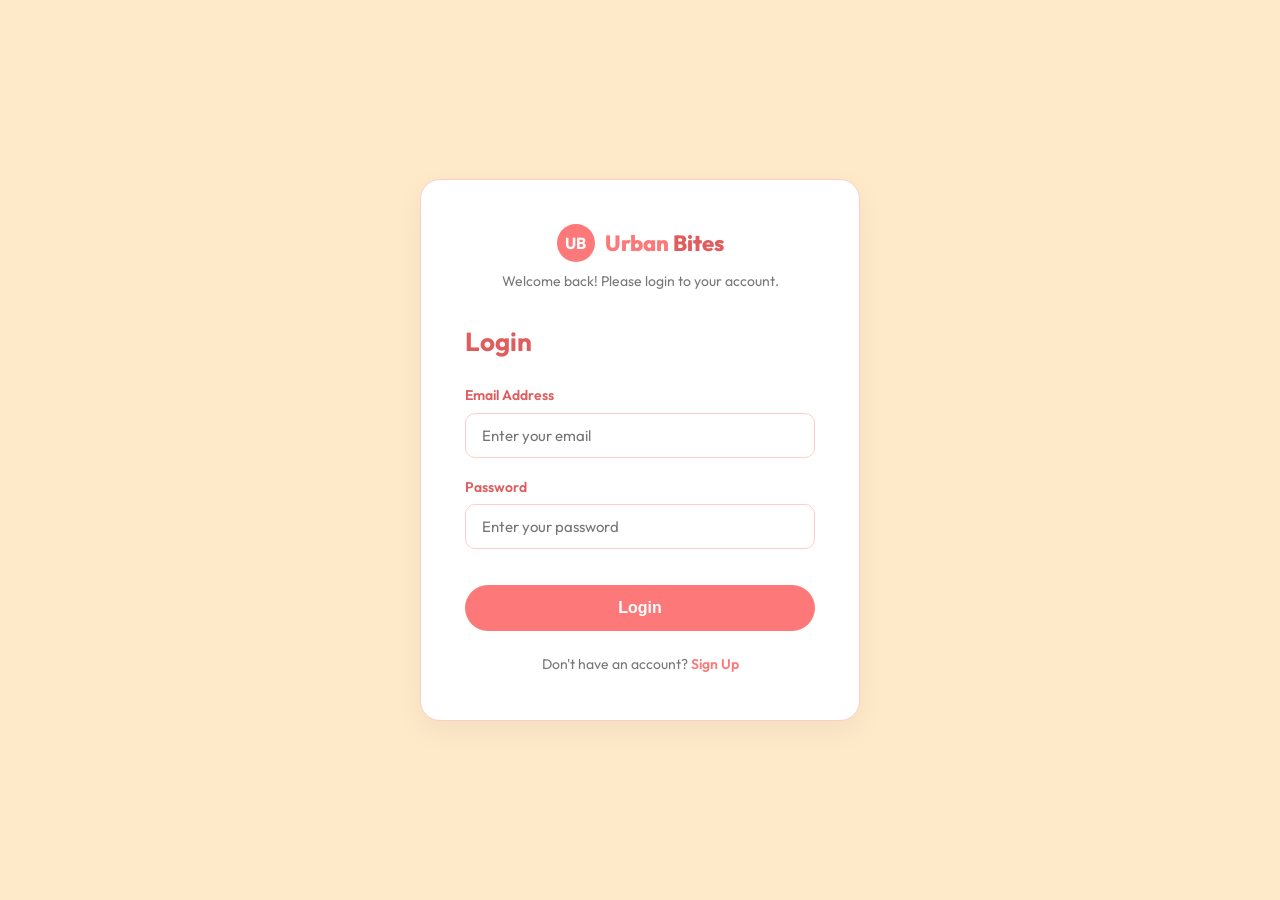
<file: login.html>
<!DOCTYPE html>
<html lang="en">
<head>
  <meta charset="UTF-8">
  <meta name="viewport" content="width=device-width, initial-scale=1.0">
  <title>Urban Bites - Login</title>
  <link rel="stylesheet" href="style.css">
</head>
<body>
  <div class="auth-page">
    <div class="auth-box">
      <div class="auth-brand">
        <div class="auth-logo-circle">UB</div>
        <div class="auth-logo">Urban <span>Bites</span></div>
      </div>
      <p class="auth-subtitle">Welcome back! Please login to your account.</p>
      <h2>Login</h2>
      <form id="loginForm">
        <div class="auth-form-group">
          <label>Email Address</label>
          <input type="email" id="loginEmail" placeholder="Enter your email">
          <div class="auth-error" id="loginEmailErr">Valid email is required</div>
        </div>
        <div class="auth-form-group">
          <label>Password</label>
          <input type="password" id="loginPassword" placeholder="Enter your password">
          <div class="auth-error" id="loginPassErr">Password must be at least 6 characters</div>
        </div>
        <button type="submit" class="auth-btn">Login</button>
      </form>
      <div class="auth-switch">Don't have an account? <a href="signup.html">Sign Up</a></div>
    </div>
  </div>
  <script src="productsdata.js"></script>
  <script src="app.js"></script>
</body>
</html>
</file>
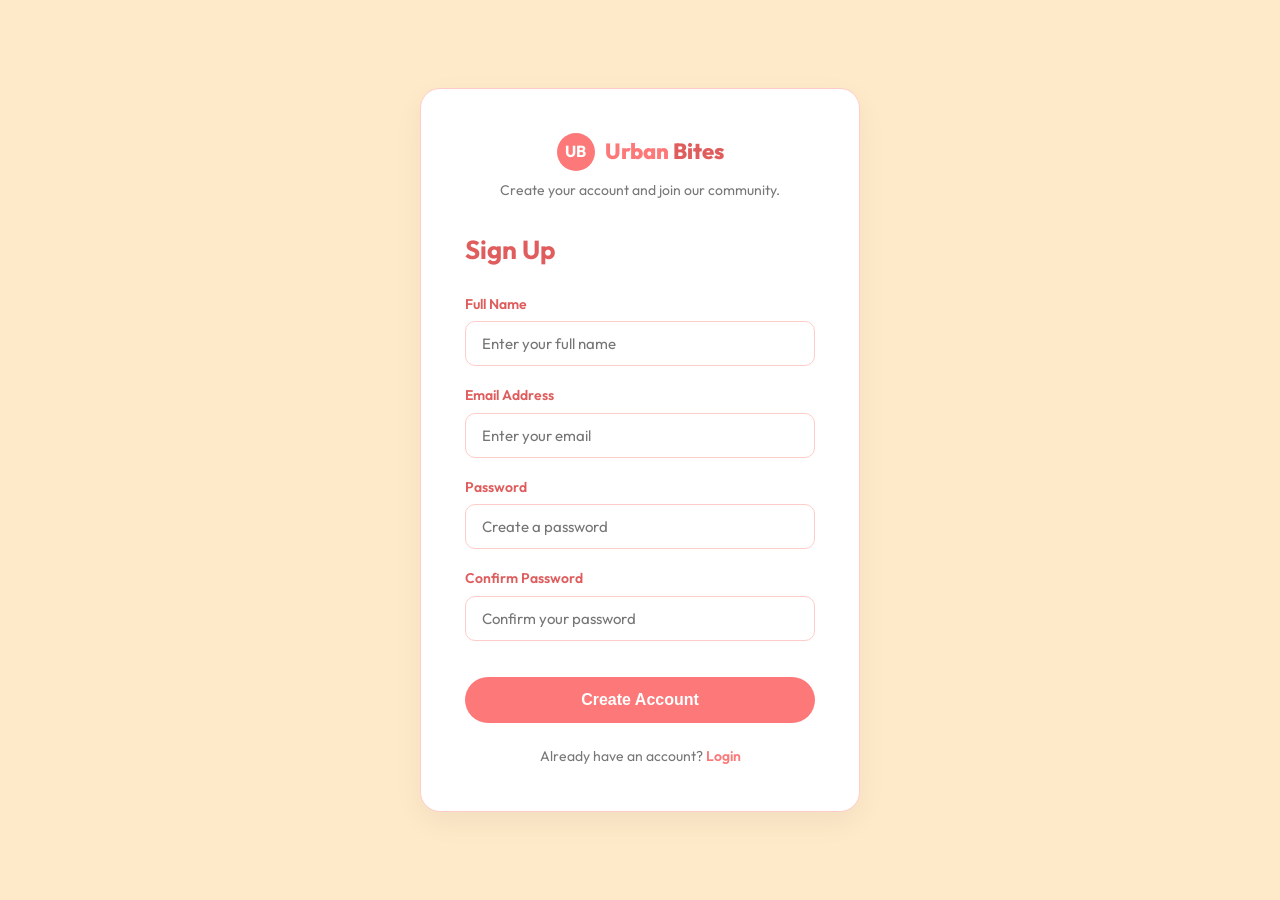
<file: signup.html>
<!DOCTYPE html>
<html lang="en">
<head>
  <meta charset="UTF-8">
  <meta name="viewport" content="width=device-width, initial-scale=1.0">
  <title>Urban Bites - Sign Up</title>
  <link rel="stylesheet" href="style.css">
</head>
<body>
  <div class="auth-page">
    <div class="auth-box">
      <div class="auth-brand">
        <div class="auth-logo-circle">UB</div>
        <div class="auth-logo">Urban <span>Bites</span></div>
      </div>
      <p class="auth-subtitle">Create your account and join our community.</p>
      <h2>Sign Up</h2>
      <form id="signupForm">
        <div class="auth-form-group">
          <label>Full Name</label>
          <input type="text" id="signupName" placeholder="Enter your full name">
          <div class="auth-error" id="signupNameErr">Name must be at least 3 characters</div>
        </div>
        <div class="auth-form-group">
          <label>Email Address</label>
          <input type="email" id="signupEmail" placeholder="Enter your email">
          <div class="auth-error" id="signupEmailErr">Valid email is required</div>
        </div>
        <div class="auth-form-group">
          <label>Password</label>
          <input type="password" id="signupPassword" placeholder="Create a password">
          <div class="auth-error" id="signupPassErr">Password must be at least 6 characters</div>
        </div>
        <div class="auth-form-group">
          <label>Confirm Password</label>
          <input type="password" id="signupConfirm" placeholder="Confirm your password">
          <div class="auth-error" id="signupConfirmErr">Passwords do not match</div>
        </div>
        <button type="submit" class="auth-btn">Create Account</button>
      </form>
      <div class="auth-switch">Already have an account? <a href="login.html">Login</a></div>
    </div>
  </div>
  <script src="productsdata.js"></script>
  <script src="app.js"></script>
</body>
</html>
</file>
<file: style.css>
@import url('https://fonts.googleapis.com/css2?family=Outfit:wght@300;400;500;600;700;800&display=swap');

* {
  margin: 0;
  padding: 0;
  box-sizing: border-box;
}

:root {
  --bg:           #FEEAC9;
  --primary:      #FD7979;
  --primary2:     #E05D5D;
  --accent:       #FDACAC;
  --accent-light: #FFCDC9;
  --text:         #333333;
  --text-light:   #777777;
  --white:        #ffffff;
  --border:       #FFCDC9;
}

html {
  scroll-behavior: smooth;
}

body {
  font-family: 'Outfit', sans-serif;
  background-color: var(--bg);
  color: var(--text);
  font-size: 16px;
  line-height: 1.6;
  overflow-x: hidden;
}

a {
  text-decoration: none;
  color: inherit;
}

img {
  max-width: 100%;
  display: block;
}

.navbar {
  background-color: var(--white);
  padding: 18px 60px;
  display: flex;
  align-items: center;
  justify-content: space-between;
  box-shadow: 0 2px 10px rgba(0, 0, 0, 0.08);
  position: sticky;
  top: 0;
  z-index: 1000;
}

.navbar-brand {
  display: flex;
  align-items: center;
  gap: 12px;
}

.navbar-logo-circle {
  width: 42px;
  height: 42px;
  border-radius: 50%;
  background-color: var(--primary);
  color: var(--white);
  display: flex;
  align-items: center;
  justify-content: center;
  font-weight: 700;
  font-size: 16px;
}

.navbar-logo {
  font-size: 24px;
  font-weight: 800;
  color: var(--primary);
  letter-spacing: 1px;
}

.navbar-logo span {
  color: var(--primary2);
}

.navbar-links {
  display: flex;
  align-items: center;
  gap: 35px;
  list-style: none;
}

.navbar-links a {
  font-size: 15px;
  font-weight: 500;
  color: var(--text);
  transition: color 0.3s ease;
}

.navbar-links a:hover,
.navbar-links a.active {
  color: var(--primary);
}

.navbar-right {
  display: flex;
  align-items: center;
  gap: 15px;
}

.navbar-btn {
  background-color: var(--primary);
  color: var(--white);
  padding: 10px 24px;
  border-radius: 50px;
  font-size: 14px;
  font-weight: 600;
  border: none;
  cursor: pointer;
  transition: background 0.3s ease;
}

.navbar-btn:hover {
  background-color: var(--primary2);
}

.navbar-user {
  display: flex;
  align-items: center;
  gap: 12px;
}

.user-avatar {
  width: 38px;
  height: 38px;
  border-radius: 50%;
  background-color: var(--primary);
  color: var(--white);
  display: flex;
  align-items: center;
  justify-content: center;
  font-weight: 700;
}

.logout-btn {
  background: transparent;
  border: 2px solid var(--primary);
  color: var(--primary);
  padding: 6px 16px;
  border-radius: 30px;
  cursor: pointer;
  font-weight: 600;
  font-size: 13px;
  transition: all 0.3s ease;
}

.logout-btn:hover {
  background-color: var(--primary);
  color: var(--white);
}

.slider-wrapper {
  position: relative;
  height: 75vh;
  min-height: 480px;
  overflow: hidden;
}

.slide {
  position: absolute;
  inset: 0;
  background-size: cover;
  background-position: center;
  opacity: 0;
  transition: opacity 0.8s ease-in-out;
  display: flex;
  align-items: center;
  justify-content: center;
}

.slide.active {
  opacity: 1;
}

.slide-overlay {
  position: absolute;
  inset: 0;
  background: rgba(0, 0, 0, 0.45);
}

.slide-content {
  position: relative;
  color: var(--white);
  text-align: center;
  max-width: 750px;
  padding: 0 20px;
}

.slide-content h1 {
  font-size: 52px;
  font-weight: 800;
  margin-bottom: 16px;
  line-height: 1.2;
}

.slide-content p {
  font-size: 20px;
  margin-bottom: 28px;
  color: var(--bg);
}

.btn-primary {
  display: inline-block;
  background-color: var(--primary);
  color: var(--white);
  padding: 14px 32px;
  border-radius: 50px;
  font-weight: 600;
  font-size: 15px;
  border: none;
  cursor: pointer;
  transition: background-color 0.3s ease, transform 0.2s ease;
}

.btn-primary:hover {
  background-color: var(--primary2);
  transform: translateY(-2px);
}

.slider-btn {
  position: absolute;
  top: 50%;
  transform: translateY(-50%);
  background: rgba(255, 255, 255, 0.3);
  color: var(--white);
  border: none;
  font-size: 26px;
  width: 46px;
  height: 46px;
  line-height: 42px;
  text-align: center;
  cursor: pointer;
  border-radius: 50%;
  backdrop-filter: blur(4px);
  transition: background 0.3s ease;
}

.slider-btn:hover {
  background: var(--white);
  color: var(--primary2);
}

.slider-prev { left: 24px; }
.slider-next { right: 24px; }

.slider-dots {
  position: absolute;
  bottom: 24px;
  left: 50%;
  transform: translateX(-50%);
  display: flex;
  gap: 12px;
}

.dot {
  width: 12px;
  height: 12px;
  border-radius: 50%;
  background: rgba(255, 255, 255, 0.5);
  cursor: pointer;
  transition: all 0.3s ease;
}

.dot.active {
  background: var(--primary);
  transform: scale(1.2);
}

.dive-section {
  text-align: center;
  padding: 60px 20px 20px;
}

.dive-section h2 {
  font-size: 34px;
  font-weight: 700;
  color: var(--primary2);
  margin-bottom: 8px;
}

.dive-section p {
  color: var(--text-light);
  font-size: 16px;
}

.menu-slider-section {
  padding: 20px 60px 40px;
  position: relative;
}

.menu-track-wrapper {
  overflow-x: auto;
  scroll-behavior: smooth;
  padding: 10px 0;
  -ms-overflow-style: none;
  scrollbar-width: none;
}

.menu-track-wrapper::-webkit-scrollbar {
  display: none;
}

.menu-track {
  display: flex;
  flex-wrap: nowrap !important;
  gap: 24px;
  transition: transform 0.4s cubic-bezier(0.25, 1, 0.5, 1);
  will-change: transform;
}

.menu-card {
  min-width: 270px;
  width: 270px;
  flex-shrink: 0 !important;
  border: 1px solid var(--border);
  border-radius: 16px;
  overflow: hidden;
  text-decoration: none;
  color: inherit;
  background: var(--white);
  box-shadow: 0 4px 15px rgba(253, 121, 121, 0.08);
  transition: transform 0.3s ease, box-shadow 0.3s ease;
}

.menu-card:hover {
  transform: translateY(-6px);
  box-shadow: 0 12px 25px rgba(253, 121, 121, 0.18);
}

.menu-card img {
  width: 100%;
  height: 190px;
  object-fit: cover;
}

.menu-card-body {
  padding: 18px;
}

.menu-card-body h4 {
  font-size: 18px;
  font-weight: 700;
  margin-bottom: 6px;
  color: var(--primary2);
}

.menu-card-body p {
  font-size: 14px;
  color: var(--text-light);
}

.menu-card-footer {
  display: flex;
  justify-content: space-between;
  padding: 0 18px 18px;
  align-items: center;
}

.price {
  font-weight: 800;
  font-size: 20px;
  color: var(--primary);
}

.btn-view {
  font-size: 13px;
  color: var(--primary2);
  font-weight: 600;
}

.menu-nav {
  display: flex;
  justify-content: center;
  gap: 16px;
  margin-top: 24px;
}

.menu-nav button,
.testimonials-nav button {
  width: 44px;
  height: 44px;
  border-radius: 50%;
  border: 1px solid var(--border);
  background: var(--white);
  font-size: 20px;
  color: var(--primary2);
  cursor: pointer;
  transition: all 0.3s ease;
}

.menu-nav button:hover,
.testimonials-nav button:hover {
  background: var(--primary);
  color: var(--white);
  border-color: var(--primary);
}

.meal-menu-section {
  padding: 60px 60px;
}

.section-title {
  text-align: center;
  font-size: 34px;
  font-weight: 700;
  margin-bottom: 8px;
  color: var(--primary2);
}

.section-sub {
  text-align: center;
  color: var(--text-light);
  margin-bottom: 36px;
}

.meal-grid {
  display: grid;
  grid-template-columns: repeat(auto-fit, minmax(320px, 1fr));
  gap: 24px;
}

.meal-item {
  display: flex;
  align-items: center;
  gap: 18px;
  padding: 14px;
  border-radius: 12px;
  border: 1px solid var(--border);
  background: var(--white);
  transition: box-shadow 0.3s ease;
}

.meal-item:hover {
  box-shadow: 0 6px 18px rgba(0, 0, 0, 0.06);
}

.meal-item img {
  width: 76px;
  height: 76px;
  border-radius: 10px;
  object-fit: cover;
}

.meal-item-info h5 {
  font-size: 17px;
  font-weight: 700;
  color: var(--primary2);
}

.meal-item-info p {
  font-size: 13px;
  color: var(--text-light);
}

.meal-item-price {
  margin-left: auto;
  font-weight: 700;
  font-size: 17px;
  color: var(--primary);
}

.book-table-wrap {
  text-align: center;
  margin-top: 36px;
}

.testimonials-section {
  background-color: var(--white);
  padding: 70px 60px;
  border-top: 1px solid var(--border);
  border-bottom: 1px solid var(--border);
}

.testimonials-wrapper {
  overflow: hidden;
  padding: 10px 0;
}

.testimonials-track {
  display: flex;
  flex-wrap: nowrap;
  gap: 24px;
  transition: transform 0.4s ease;
}

.testimonial-card {
  min-width: 330px;
  width: 330px;
  flex-shrink: 0;
  background: var(--bg);
  padding: 28px;
  border-radius: 16px;
  border: 1px solid var(--border);
}

.testimonial-stars {
  color: var(--primary);
  margin-bottom: 14px;
  font-size: 18px;
}

.testimonial-card p {
  font-style: italic;
  color: var(--text);
  margin-bottom: 20px;
  font-size: 15px;
}

.testimonial-author {
  display: flex;
  align-items: center;
  gap: 14px;
}

.testimonial-author img {
  width: 48px;
  height: 48px;
  border-radius: 50%;
  object-fit: cover;
}

.testimonial-author h5 {
  font-size: 16px;
  font-weight: 700;
  color: var(--primary2);
}

.testimonial-author span {
  font-size: 13px;
  color: var(--text-light);
}

.testimonials-dots {
  display: flex;
  justify-content: center;
  gap: 10px;
  margin-top: 20px;
}

.t-dot {
  width: 10px;
  height: 10px;
  border-radius: 50%;
  background: var(--border);
  cursor: pointer;
  transition: background 0.3s ease;
}

.t-dot.active {
  background: var(--primary);
}

.cta-section {
  background-color: var(--primary);
  color: var(--white);
  text-align: center;
  padding: 60px 20px;
}

.cta-section h2 {
  font-size: 38px;
  font-weight: 800;
  margin-bottom: 14px;
}

.cta-features {
  display: flex;
  justify-content: center;
  gap: 28px;
  margin: 24px 0 32px;
  flex-wrap: wrap;
  font-weight: 500;
}

.cta-features span::before {
  content: "✓ ";
  color: var(--bg);
  font-weight: bold;
}

.reservation-section {
  padding: 70px 60px;
  max-width: 850px;
  margin: 0 auto;
}

.form-grid {
  display: grid;
  grid-template-columns: 1fr 1fr;
  gap: 22px;
}

.form-group {
  display: flex;
  flex-direction: column;
}

.form-group.full-width {
  grid-column: span 2;
}

.form-group label {
  font-weight: 600;
  margin-bottom: 8px;
  font-size: 14px;
  color: var(--primary2);
}

.form-group input,
.form-group select,
.form-group textarea,
.auth-form-group input {
  padding: 12px 16px;
  border: 1px solid var(--border);
  border-radius: 10px;
  font-size: 15px;
  font-family: inherit;
  background-color: var(--white);
  outline: none;
  transition: border-color 0.3s ease;
}

.form-group input:focus,
.form-group select:focus,
.form-group textarea:focus,
.auth-form-group input:focus {
  border-color: var(--primary);
}

.auth-error {
  color: #c0392b;
  font-size: 12px;
  display: none;
  margin-top: 6px;
  font-weight: 500;
}

.form-submit {
  grid-column: span 2;
  text-align: center;
  margin-top: 10px;
}

.about-hero,
.contact-section {
  display: flex;
  gap: 50px;
  padding: 70px 60px;
  align-items: center;
  flex-wrap: wrap;
}

.about-img,
.contact-img {
  flex: 1;
  min-width: 320px;
}

.about-img img,
.contact-img img {
  width: 100%;
  border-radius: 20px;
  box-shadow: 0 10px 30px rgba(0, 0, 0, 0.08);
}

.about-content,
.contact-content {
  flex: 1;
  min-width: 320px;
}

.about-content h2,
.contact-content h2 {
  font-size: 34px;
  font-weight: 800;
  margin-bottom: 18px;
  color: var(--primary2);
}

.about-content p,
.contact-content p {
  color: var(--text);
  margin-bottom: 16px;
}

.about-values {
  display: grid;
  grid-template-columns: 1fr 1fr;
  gap: 18px;
  margin-top: 28px;
}

.value-card {
  padding: 18px;
  background: var(--white);
  border-radius: 12px;
  border: 1px solid var(--border);
}

.value-card h5 {
  color: var(--primary);
  font-size: 17px;
  margin-bottom: 6px;
  font-weight: 700;
}

.value-card p {
  font-size: 13px;
  margin-bottom: 0;
  color: var(--text-light);
}

.contact-info-item {
  display: flex;
  align-items: center;
  gap: 14px;
  margin-bottom: 14px;
  font-size: 16px;
  font-weight: 500;
}

.product-detail-section {
  display: flex;
  gap: 50px;
  padding: 70px 60px;
  max-width: 1100px;
  margin: 0 auto;
  align-items: center;
  flex-wrap: wrap;
}

.product-detail-img {
  flex: 1;
  min-width: 320px;
}

.product-detail-img img {
  width: 100%;
  max-width: 480px;
  border-radius: 20px;
  box-shadow: 0 10px 30px rgba(0, 0, 0, 0.08);
}

.product-detail-info {
  flex: 1;
  min-width: 320px;
}

.breadcrumb {
  font-size: 14px;
  color: var(--text-light);
  margin-bottom: 14px;
}

.breadcrumb a {
  color: var(--primary);
  font-weight: 600;
}

.product-detail-info h1 {
  font-size: 38px;
  font-weight: 800;
  color: var(--primary2);
}

.pd-price {
  font-size: 30px;
  font-weight: 800;
  color: var(--primary);
  margin: 14px 0;
}

.pd-desc {
  color: var(--text-light);
  margin-bottom: 24px;
}

.pd-qty-label {
  font-weight: 600;
  margin-bottom: 8px;
  color: var(--primary2);
}

.pd-qty-selector {
  display: flex;
  align-items: center;
  gap: 18px;
  margin-bottom: 28px;
}

.pd-qty-selector button {
  width: 40px;
  height: 40px;
  border: 1px solid var(--border);
  background: var(--white);
  border-radius: 10px;
  font-size: 20px;
  font-weight: 600;
  cursor: pointer;
  transition: all 0.2s ease;
}

.pd-qty-selector button:hover {
  background: var(--primary);
  color: var(--white);
  border-color: var(--primary);
}

.pd-qty-selector span {
  font-weight: 700;
  font-size: 18px;
}

.auth-page {
  display: flex;
  justify-content: center;
  align-items: center;
  min-height: 100vh;
  background: var(--bg);
  padding: 30px 20px;
}

.auth-box {
  background: var(--white);
  padding: 44px;
  border-radius: 20px;
  box-shadow: 0 10px 30px rgba(0, 0, 0, 0.05);
  border: 1px solid var(--border);
  width: 100%;
  max-width: 440px;
}

.auth-brand {
  display: flex;
  align-items: center;
  gap: 10px;
  justify-content: center;
  margin-bottom: 8px;
}

.auth-logo-circle {
  width: 38px;
  height: 38px;
  border-radius: 50%;
  background-color: var(--primary);
  color: var(--white);
  display: flex;
  align-items: center;
  justify-content: center;
  font-weight: 700;
}

.auth-logo {
  font-size: 22px;
  font-weight: 800;
  color: var(--primary);
}

.auth-logo span {
  color: var(--primary2);
}

.auth-subtitle {
  text-align: center;
  color: var(--text-light);
  font-size: 14px;
  margin-bottom: 28px;
}

.auth-box h2 {
  font-size: 26px;
  font-weight: 700;
  margin-bottom: 22px;
  color: var(--primary2);
}

.auth-form-group {
  display: flex;
  flex-direction: column;
  margin-bottom: 18px;
}

.auth-form-group label {
  font-weight: 600;
  font-size: 14px;
  margin-bottom: 6px;
  color: var(--primary2);
}

.auth-btn {
  width: 100%;
  background: var(--primary);
  color: var(--white);
  border: none;
  padding: 14px;
  border-radius: 50px;
  font-weight: 700;
  font-size: 16px;
  cursor: pointer;
  margin-top: 18px;
  transition: background-color 0.3s ease;
}

.auth-btn:hover {
  background: var(--primary2);
}

.auth-switch {
  text-align: center;
  margin-top: 22px;
  font-size: 14px;
  color: var(--text-light);
}

.auth-switch a {
  color: var(--primary);
  font-weight: 600;
}

.footer {
  background: var(--primary2);
  color: var(--bg);
  padding: 60px 60px 24px;
}

.footer-top {
  display: grid;
  grid-template-columns: repeat(auto-fit, minmax(220px, 1fr));
  gap: 36px;
  margin-bottom: 40px;
}

.footer-brand {
  display: flex;
  align-items: center;
  gap: 12px;
  margin-bottom: 14px;
}

.footer-logo-circle {
  width: 36px;
  height: 36px;
  border-radius: 50%;
  background-color: var(--primary);
  color: var(--white);
  display: flex;
  align-items: center;
  justify-content: center;
  font-weight: 700;
}

.footer-logo {
  color: var(--white);
  font-size: 22px;
  font-weight: 800;
}

.footer-logo span {
  color: var(--bg);
}

.footer-tagline {
  font-size: 14px;
  line-height: 1.6;
}

.footer-col h4 {
  color: var(--white);
  margin-bottom: 18px;
  font-size: 17px;
  font-weight: 700;
}

.footer-col ul {
  list-style: none;
}

.footer-col ul li {
  margin-bottom: 10px;
  font-size: 14px;
}

.footer-col a {
  color: var(--bg);
  transition: color 0.3s ease;
}

.footer-col a:hover {
  color: var(--white);
}

.footer-bottom {
  text-align: center;
  border-top: 1px solid rgba(255, 255, 255, 0.15);
  padding-top: 24px;
  font-size: 14px;
}

@media (max-width: 768px) {
  .navbar {
    padding: 12px 16px;
    flex-wrap: wrap;
    gap: 12px;
    justify-content: space-between;
  }

  .navbar-links {
    gap: 14px;
    font-size: 14px;
  }

  .navbar-logo {
    font-size: 20px;
  }

  .navbar-btn, .logout-btn {
    padding: 6px 14px;
    font-size: 12px;
  }

  .slider-wrapper {
    height: 60vh;
    min-height: 380px;
  }

  .slide-content h1 {
    font-size: 28px;
    margin-bottom: 10px;
  }

  .slide-content p {
    font-size: 15px;
    margin-bottom: 20px;
  }

  .slider-btn {
    width: 36px;
    height: 36px;
    font-size: 20px;
    line-height: 32px;
  }

  .slider-prev { left: 10px; }
  .slider-next { right: 10px; }

  .dive-section {
    padding: 30px 16px 10px;
  }

  .dive-section h2,
  .section-title,
  .about-content h2,
  .contact-content h2,
  .product-detail-info h1 {
    font-size: 26px;
  }

  .menu-slider-section,
  .meal-menu-section,
  .testimonials-section,
  .reservation-section,
  .about-hero,
  .contact-section,
  .product-detail-section,
  .footer {
    padding-left: 16px;
    padding-right: 16px;
    padding-top: 40px;
    padding-bottom: 40px;
  }

  .meal-grid {
    grid-template-columns: repeat(auto-fit, minmax(260px, 1fr));
    gap: 16px;
  }

  .testimonial-card {
    min-width: 270px;
    width: 270px;
    padding: 20px;
  }

  .menu-card {
    min-width: 240px;
    width: 240px;
  }

  /* 6. FORM & LAYOUT STACKING */
  .form-grid {
    grid-template-columns: 1fr;
  }

  .form-group.full-width,
  .form-submit {
    grid-column: span 1;
  }

  .about-hero,
  .contact-section,
  .product-detail-section {
    flex-direction: column;
    gap: 28px;
  }

  .about-img, .contact-img, .product-detail-img,
  .about-content, .contact-content, .product-detail-info {
    min-width: 100%;
  }

  .about-values {
    grid-template-columns: 1fr;
  }

  .cta-section h2 {
    font-size: 28px;
  }

  .cta-features {
    flex-direction: column;
    gap: 10px;
  }
}

@media (max-width: 400px) {
  .navbar-brand {
    gap: 6px;
  }

  .navbar-logo {
    font-size: 18px;
  }

  .navbar-links {
    gap: 10px;
    font-size: 13px;
  }

  .testimonial-card,
  .menu-card {
    min-width: 220px;
    width: 220px;
  }
}

.cart-icon-btn {
  position: relative;
  font-size: 20px;
  text-decoration: none;
  padding: 6px 10px;
  display: flex;
  align-items: center;
}

.cart-badge {
  position: absolute;
  top: 0;
  right: 0;
  background-color: var(--primary2);
  color: var(--white);
  font-size: 11px;
  font-weight: 700;
  width: 18px;
  height: 18px;
  border-radius: 50%;
  display: flex;
  align-items: center;
  justify-content: center;
  transition: transform 0.2s ease;
}

.cart-badge.bump {
  transform: scale(1.3);
}

/* Cart Drawer Styles */
.cart-drawer-overlay {
  position: fixed;
  top: 0;
  left: 0;
  width: 100%;
  height: 100%;
  background: rgba(0, 0, 0, 0.5);
  visibility: hidden;
  opacity: 0;
  transition: opacity 0.3s ease;
  z-index: 1000;
}

.cart-drawer-overlay.active {
  visibility: visible;
  opacity: 1;
}

.cart-drawer {
  position: fixed;
  top: 0;
  right: -400px;
  width: 380px;
  height: 100%;
  background: var(--white);
  box-shadow: -4px 0 15px rgba(0, 0, 0, 0.1);
  transition: right 0.3s ease;
  z-index: 1001;
  display: flex;
  flex-direction: column;
}

.cart-drawer.active {
  right: 0;
}

.cart-drawer-header {
  padding: 20px;
  border-bottom: 1px solid #eee;
  display: flex;
  justify-content: space-between;
  align-items: center;
}

.cart-close-btn {
  background: none;
  border: none;
  font-size: 24px;
  cursor: pointer;
}

.cart-drawer-body {
  padding: 20px;
  flex: 1;
  overflow-y: auto;
}

.cart-item {
  display: flex;
  justify-content: space-between;
  align-items: center;
  margin-bottom: 15px;
  padding-bottom: 15px;
  border-bottom: 1px solid #f5f5f5;
}

.cart-item-info h4 {
  font-size: 15px;
  margin-bottom: 4px;
}

.cart-item-controls {
  display: flex;
  align-items: center;
  gap: 8px;
  margin-top: 5px;
}

.cart-item-controls button {
  padding: 2px 8px;
  background: #eee;
  border: none;
  border-radius: 4px;
  cursor: pointer;
}

.cart-drawer-footer {
  padding: 20px;
  border-top: 1px solid #eee;
  background: #fafafa;
}

.cart-total {
  display: flex;
  justify-content: space-between;
  font-size: 18px;
  font-weight: bold;
}
</file>
